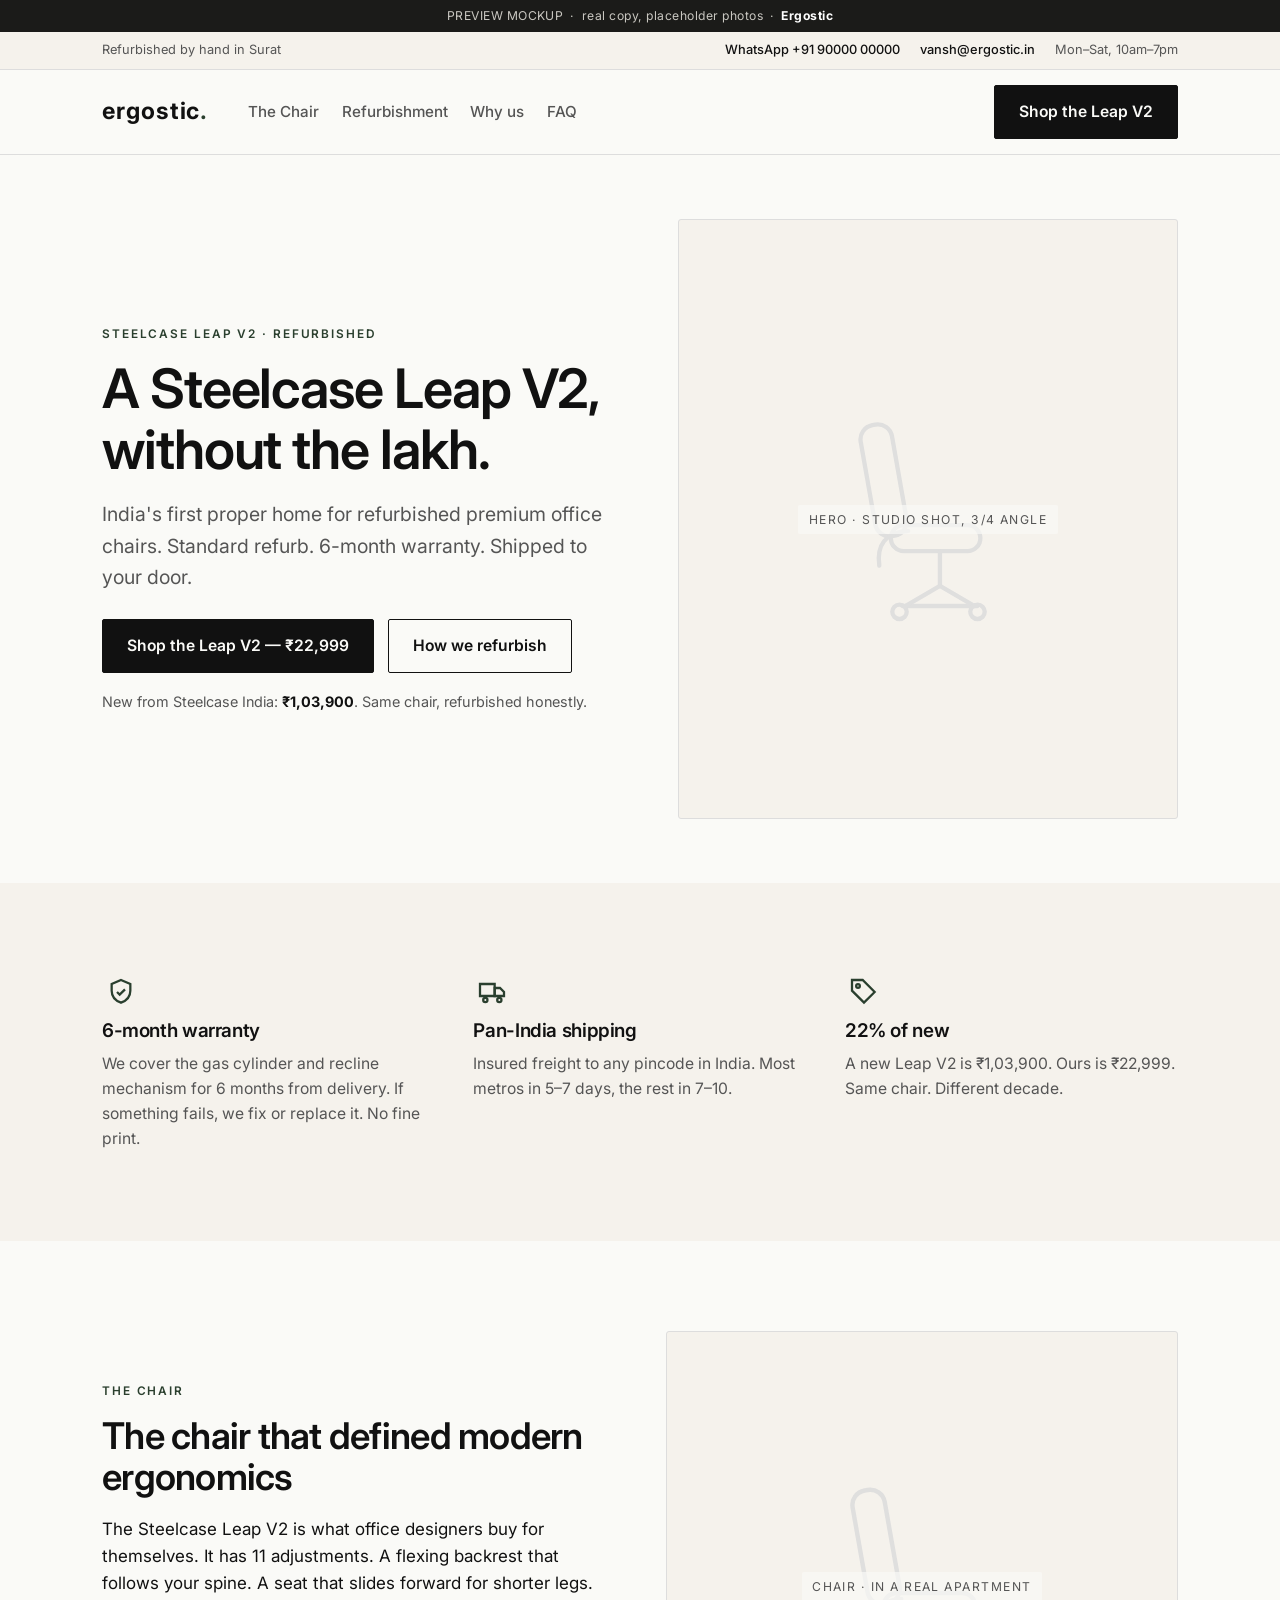
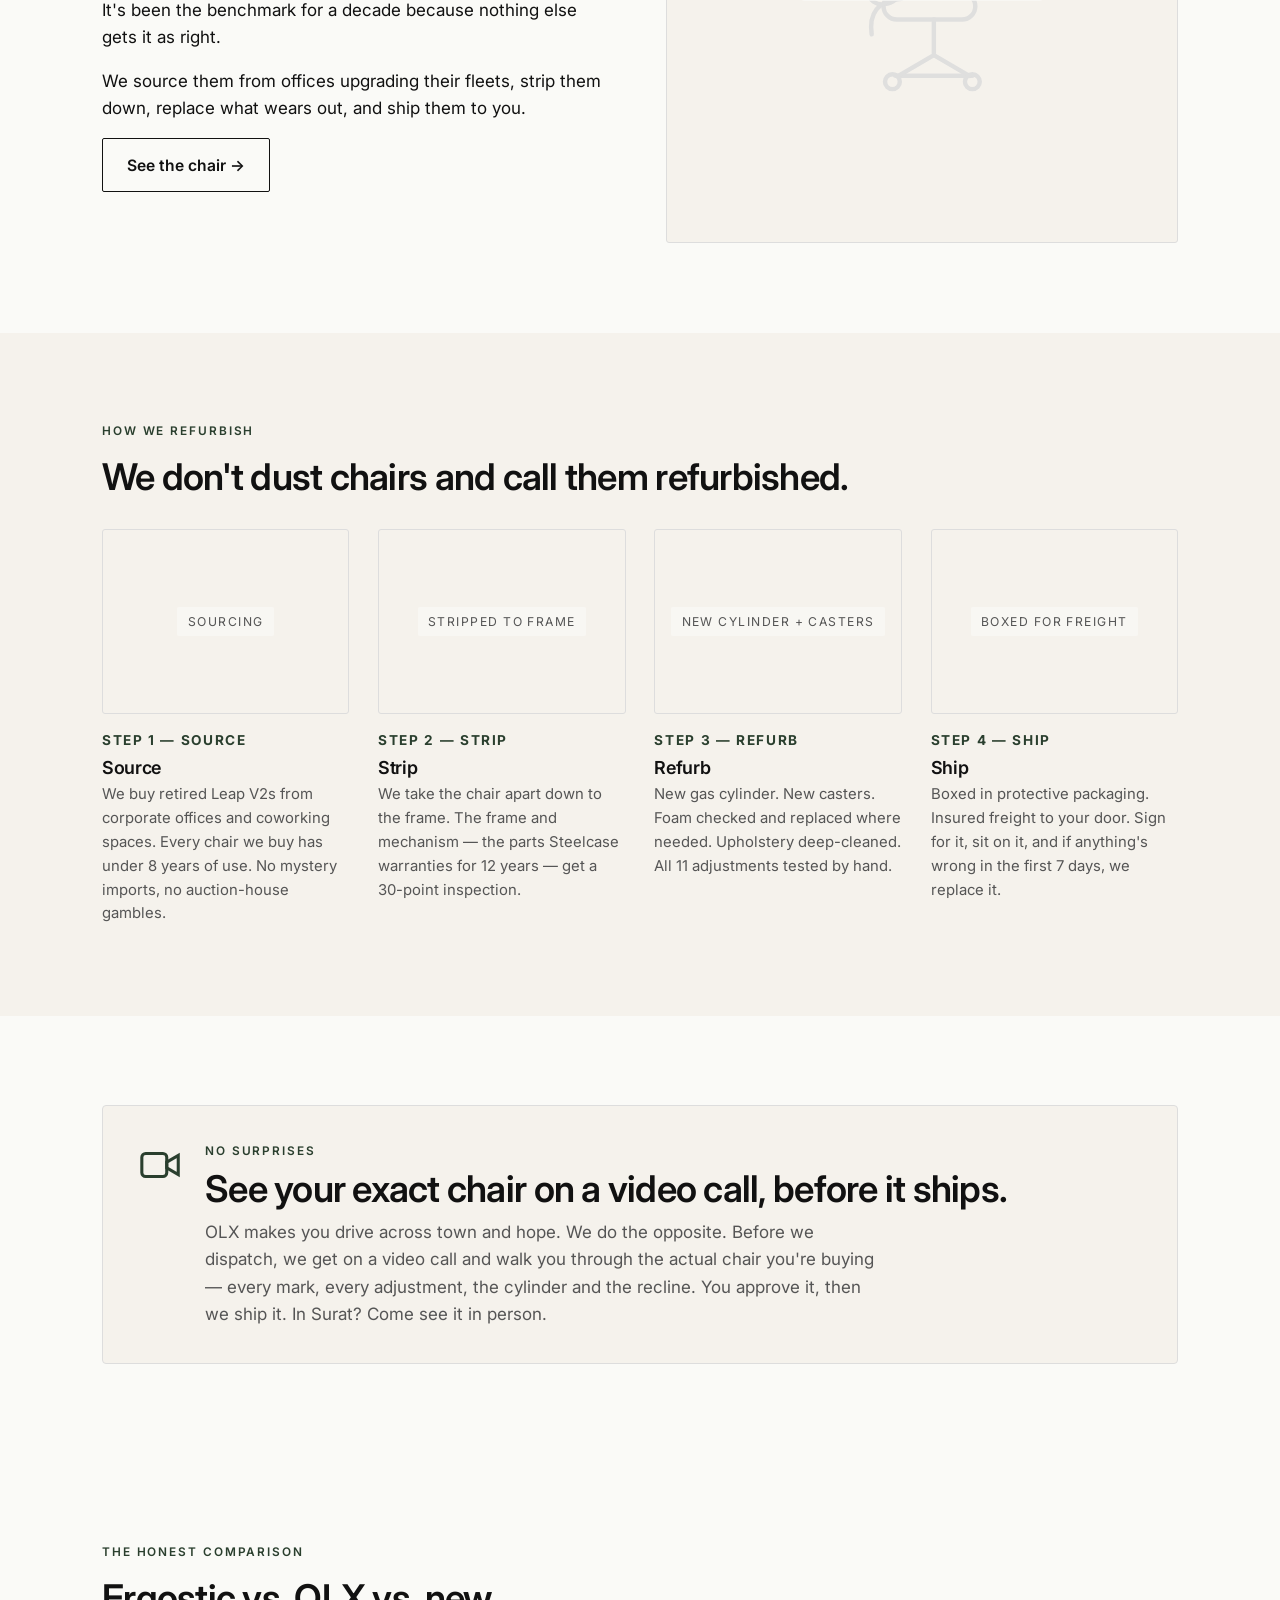
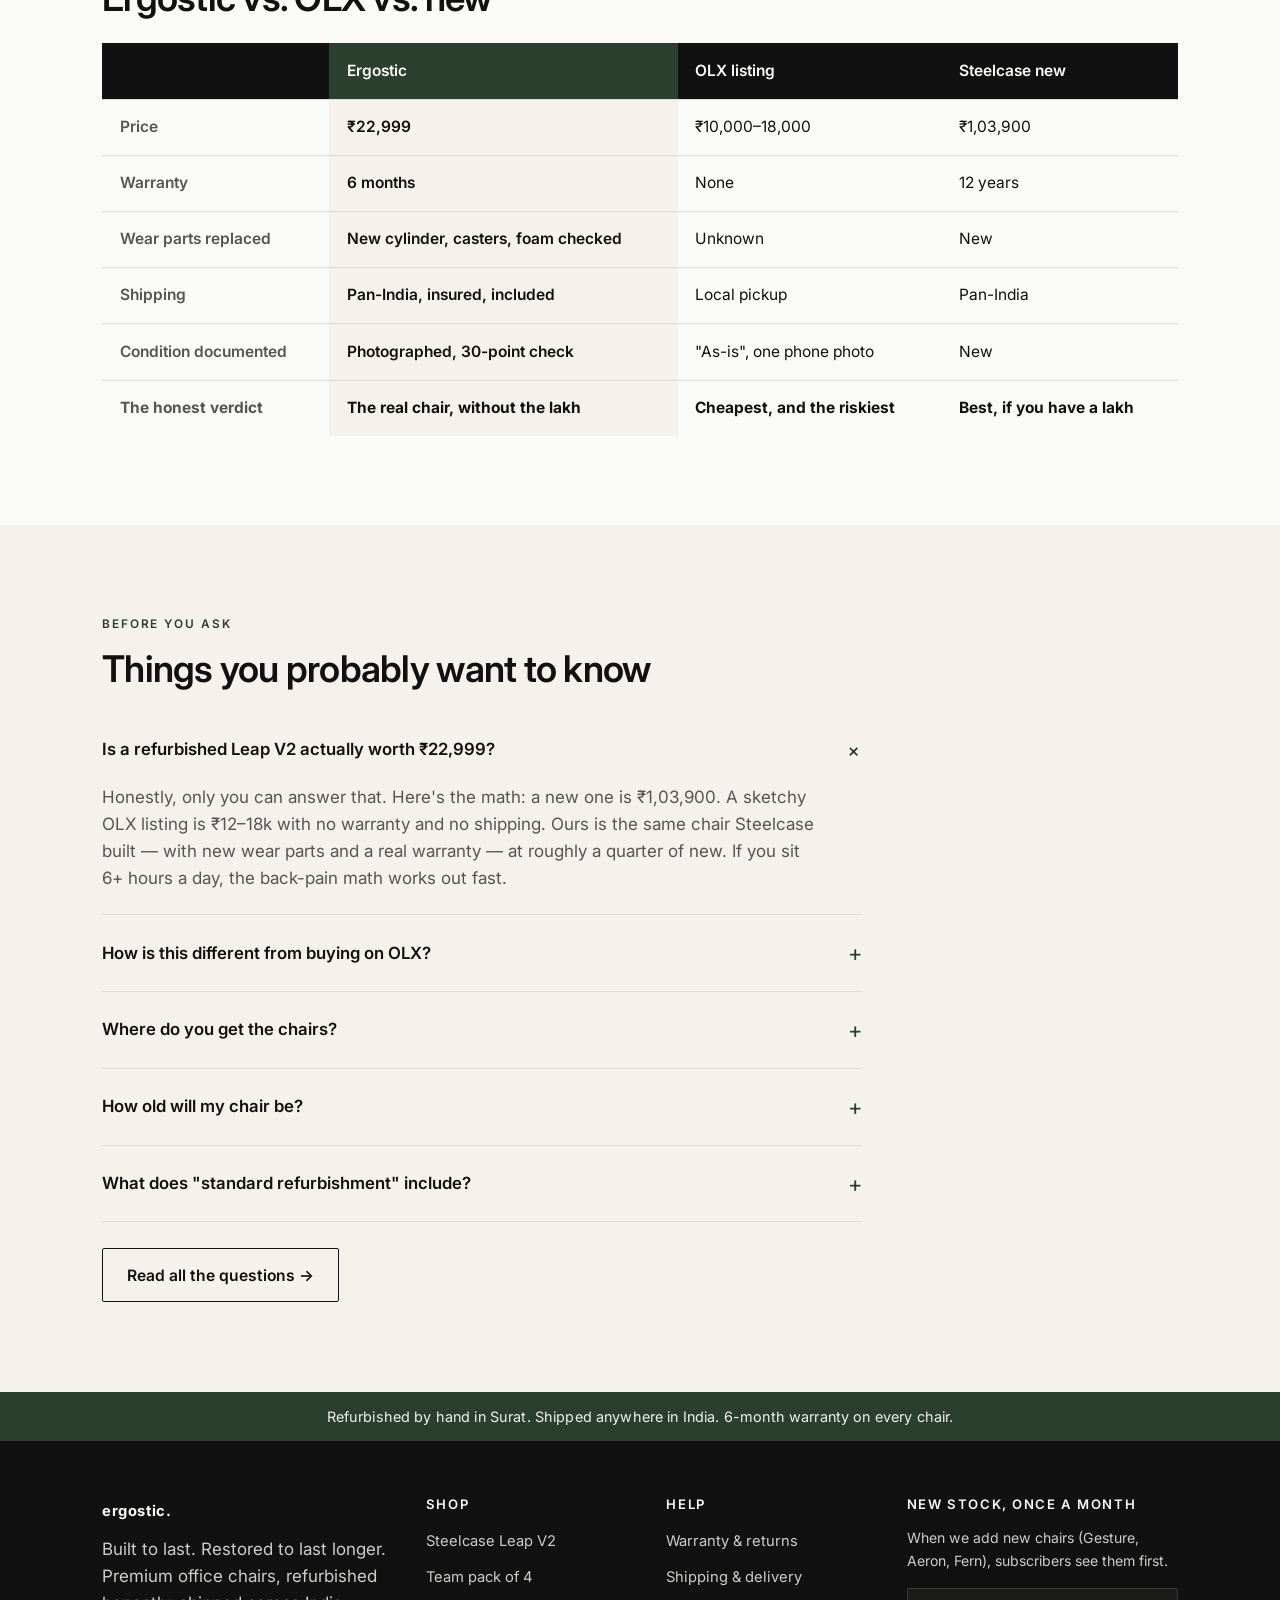
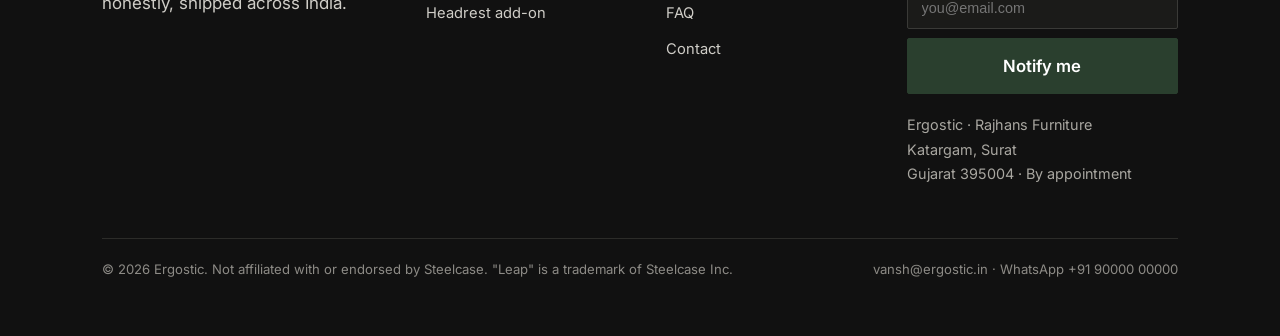
<file: index.html>
<!doctype html>
<html lang="en">
<head>
<meta charset="utf-8">
<meta name="viewport" content="width=device-width, initial-scale=1">
<meta name="robots" content="noindex, nofollow">
<title>Refurbished Steelcase Leap V2 in India — ₹22,999 | Ergostic</title>
<meta name="description" content="A properly refurbished Steelcase Leap V2 with a 6-month warranty, shipped anywhere in India. New cylinder, new casters, mechanism serviced. ₹22,999 — a fraction of new.">
<link rel="preconnect" href="https://fonts.googleapis.com">
<link rel="preconnect" href="https://fonts.gstatic.com" crossorigin>
<link href="https://fonts.googleapis.com/css2?family=Inter:wght@400;500;600;700&display=swap" rel="stylesheet">
<link rel="stylesheet" href="styles.css">
</head>
<body>

<div class="mock-flag">PREVIEW MOCKUP &nbsp;·&nbsp; real copy, placeholder photos &nbsp;·&nbsp; <strong>Ergostic</strong></div>

<!-- Utility bar -->
<div class="utilitybar">
  <div class="container">
    <span class="hide-sm">Refurbished by hand in Surat</span>
    <span class="spacer"></span>
    <a href="#">WhatsApp +91 90000 00000</a>
    <a href="#" class="hide-sm">vansh@ergostic.in</a>
    <span class="hide-sm">Mon–Sat, 10am–7pm</span>
  </div>
</div>

<!-- Header -->
<header class="siteheader">
  <div class="container">
    <a href="index.html" class="wordmark">ergostic<span class="dot">.</span></a>
    <nav class="mainnav">
      <a href="product.html">The Chair</a>
      <a href="#refurbish">Refurbishment</a>
      <a href="#compare">Why us</a>
      <a href="#faq">FAQ</a>
    </nav>
    <div class="header-cta">
      <a href="product.html" class="btn btn--primary">Shop the Leap V2</a>
    </div>
  </div>
</header>

<!-- Hero -->
<section class="hero">
  <div class="container">
    <div class="copy">
      <p class="eyebrow">Steelcase Leap V2 · Refurbished</p>
      <h1>A Steelcase Leap V2,<br>without the lakh.</h1>
      <p class="lede">India's first proper home for refurbished premium office chairs. Standard refurb. 6-month warranty. Shipped to your door.</p>
      <div class="cta-row">
        <a href="product.html" class="btn btn--primary">Shop the Leap V2 — ₹22,999</a>
        <a href="#refurbish" class="btn btn--ghost">How we refurbish</a>
      </div>
      <p class="sub-cta">New from Steelcase India: <strong>₹1,03,900</strong>. Same chair, refurbished honestly.</p>
    </div>
    <div class="art">
      <div class="ph">
        <svg class="chair-art" viewBox="0 0 200 200" fill="none" stroke="currentColor" stroke-width="3" stroke-linecap="round" stroke-linejoin="round" aria-hidden="true"><rect x="58" y="34" width="22" height="78" rx="10" transform="rotate(-10 69 73)"/><rect x="74" y="104" width="62" height="18" rx="9"/><path d="M86 108c-16 1-22 10-20 24"/><line x1="108" y1="122" x2="108" y2="146"/><line x1="82" y1="160" x2="134" y2="160"/><line x1="108" y1="146" x2="84" y2="160"/><line x1="108" y1="146" x2="132" y2="160"/><circle cx="80" cy="164" r="5"/><circle cx="134" cy="164" r="5"/></svg>
        <span class="ph-label">Hero · studio shot, 3/4 angle</span>
      </div>
    </div>
  </div>
</section>

<!-- The promise -->
<section class="section section--sand">
  <div class="container">
    <div class="promise">
      <div class="item">
        <span class="ico"><svg viewBox="0 0 24 24" width="32" height="32" fill="none" stroke="currentColor" stroke-width="1.7"><path d="M12 3l7 3v5c0 4.5-3 7.5-7 9-4-1.5-7-4.5-7-9V6l7-3z"/><path d="M9 12l2 2 4-4"/></svg></span>
        <h3>6-month warranty</h3>
        <p>We cover the gas cylinder and recline mechanism for 6 months from delivery. If something fails, we fix or replace it. No fine print.</p>
      </div>
      <div class="item">
        <span class="ico"><svg viewBox="0 0 24 24" width="32" height="32" fill="none" stroke="currentColor" stroke-width="1.7"><path d="M3 6h11v9H3z"/><path d="M14 9h4l3 3v3h-7z"/><circle cx="7" cy="18" r="1.6"/><circle cx="17.5" cy="18" r="1.6"/></svg></span>
        <h3>Pan-India shipping</h3>
        <p>Insured freight to any pincode in India. Most metros in 5–7 days, the rest in 7–10.</p>
      </div>
      <div class="item">
        <span class="ico"><svg viewBox="0 0 24 24" width="32" height="32" fill="none" stroke="currentColor" stroke-width="1.7"><path d="M20 12l-8 8-9-9V3h8z"/><circle cx="7.5" cy="7.5" r="1.4"/></svg></span>
        <h3>22% of new</h3>
        <p>A new Leap V2 is ₹1,03,900. Ours is ₹22,999. Same chair. Different decade.</p>
      </div>
    </div>
  </div>
</section>

<!-- The chair -->
<section class="section feature">
  <div class="container">
    <div class="copy">
      <p class="eyebrow">The chair</p>
      <h2>The chair that defined modern ergonomics</h2>
      <p>The Steelcase Leap V2 is what office designers buy for themselves. It has 11 adjustments. A flexing backrest that follows your spine. A seat that slides forward for shorter legs. It's been the benchmark for a decade because nothing else gets it as right.</p>
      <p>We source them from offices upgrading their fleets, strip them down, replace what wears out, and ship them to you.</p>
      <a href="product.html" class="btn btn--ghost">See the chair →</a>
    </div>
    <div class="art">
      <div class="ph ph--square">
        <svg class="chair-art" viewBox="0 0 200 200" fill="none" stroke="currentColor" stroke-width="3" stroke-linecap="round" stroke-linejoin="round" aria-hidden="true"><rect x="58" y="34" width="22" height="78" rx="10" transform="rotate(-10 69 73)"/><rect x="74" y="104" width="62" height="18" rx="9"/><path d="M86 108c-16 1-22 10-20 24"/><line x1="108" y1="122" x2="108" y2="146"/><line x1="82" y1="160" x2="134" y2="160"/><line x1="108" y1="146" x2="84" y2="160"/><line x1="108" y1="146" x2="132" y2="160"/><circle cx="80" cy="164" r="5"/><circle cx="134" cy="164" r="5"/></svg>
        <span class="ph-label">Chair · in a real apartment</span>
      </div>
    </div>
  </div>
</section>

<!-- How we refurbish -->
<section class="section section--sand" id="refurbish">
  <div class="container">
    <p class="eyebrow">How we refurbish</p>
    <h2 style="margin-bottom:2rem;">We don't dust chairs and call them refurbished.</h2>
    <div class="steps">
      <div class="step">
        <div class="ph"><span class="ph-label">Sourcing</span></div>
        <p class="num">STEP 1 — SOURCE</p>
        <h3>Source</h3>
        <p>We buy retired Leap V2s from corporate offices and coworking spaces. Every chair we buy has under 8 years of use. No mystery imports, no auction-house gambles.</p>
      </div>
      <div class="step">
        <div class="ph"><span class="ph-label">Stripped to frame</span></div>
        <p class="num">STEP 2 — STRIP</p>
        <h3>Strip</h3>
        <p>We take the chair apart down to the frame. The frame and mechanism — the parts Steelcase warranties for 12 years — get a 30-point inspection.</p>
      </div>
      <div class="step">
        <div class="ph"><span class="ph-label">New cylinder + casters</span></div>
        <p class="num">STEP 3 — REFURB</p>
        <h3>Refurb</h3>
        <p>New gas cylinder. New casters. Foam checked and replaced where needed. Upholstery deep-cleaned. All 11 adjustments tested by hand.</p>
      </div>
      <div class="step">
        <div class="ph"><span class="ph-label">Boxed for freight</span></div>
        <p class="num">STEP 4 — SHIP</p>
        <h3>Ship</h3>
        <p>Boxed in protective packaging. Insured freight to your door. Sign for it, sit on it, and if anything's wrong in the first 7 days, we replace it.</p>
      </div>
    </div>
  </div>
</section>

<!-- See it before it ships -->
<section class="section">
  <div class="container">
    <div class="vidcall">
      <span class="vidcall-icon"><svg viewBox="0 0 24 24" fill="none" stroke="currentColor" stroke-width="1.6" width="46" height="46"><rect x="2" y="6" width="13" height="12" rx="2"/><path d="M15 10.5l6-3.5v10l-6-3.5z"/></svg></span>
      <div>
        <p class="eyebrow" style="margin-bottom:.5rem;">No surprises</p>
        <h2 style="margin-bottom:.6rem;">See your exact chair on a video call, before it ships.</h2>
        <p class="muted" style="margin:0;max-width:62ch;">OLX makes you drive across town and hope. We do the opposite. Before we dispatch, we get on a video call and walk you through the actual chair you're buying — every mark, every adjustment, the cylinder and the recline. You approve it, then we ship it. In Surat? Come see it in person.</p>
      </div>
    </div>
  </div>
</section>

<!-- Comparison -->
<section class="section" id="compare">
  <div class="container">
    <p class="eyebrow">The honest comparison</p>
    <h2 style="margin-bottom:1.6rem;">Ergostic vs. OLX vs. new</h2>
    <div class="cmp-wrap">
      <table class="cmp">
        <thead>
          <tr><th></th><th class="us">Ergostic</th><th>OLX listing</th><th>Steelcase new</th></tr>
        </thead>
        <tbody>
          <tr><td>Price</td><td class="us">₹22,999</td><td>₹10,000–18,000</td><td>₹1,03,900</td></tr>
          <tr><td>Warranty</td><td class="us">6 months</td><td>None</td><td>12 years</td></tr>
          <tr><td>Wear parts replaced</td><td class="us">New cylinder, casters, foam checked</td><td>Unknown</td><td>New</td></tr>
          <tr><td>Shipping</td><td class="us">Pan-India, insured, included</td><td>Local pickup</td><td>Pan-India</td></tr>
          <tr><td>Condition documented</td><td class="us">Photographed, 30-point check</td><td>"As-is", one phone photo</td><td>New</td></tr>
          <tr><td>The honest verdict</td><td class="us">The real chair, without the lakh</td><td>Cheapest, and the riskiest</td><td>Best, if you have a lakh</td></tr>
        </tbody>
      </table>
    </div>
  </div>
</section>

<!-- FAQ preview -->
<section class="section section--sand" id="faq">
  <div class="container">
    <p class="eyebrow">Before you ask</p>
    <h2 style="margin-bottom:1.4rem;">Things you probably want to know</h2>
    <div class="faq">
      <details open>
        <summary>Is a refurbished Leap V2 actually worth ₹22,999?</summary>
        <p>Honestly, only you can answer that. Here's the math: a new one is ₹1,03,900. A sketchy OLX listing is ₹12–18k with no warranty and no shipping. Ours is the same chair Steelcase built — with new wear parts and a real warranty — at roughly a quarter of new. If you sit 6+ hours a day, the back-pain math works out fast.</p>
      </details>
      <details>
        <summary>How is this different from buying on OLX?</summary>
        <p>Three things. One, we replace the parts that actually fail before we ship — new cylinder, new casters, mechanism serviced. Two, we offer a 6-month warranty; OLX sellers don't. Three, we ship anywhere in India insured, instead of you driving across town to inspect a chair.</p>
      </details>
      <details>
        <summary>Where do you get the chairs?</summary>
        <p>From offices in India that are upgrading their furniture, and from coworking spaces winding down. We don't import containers of unknown chairs. Every chair has a verifiable workplace history.</p>
      </details>
      <details>
        <summary>How old will my chair be?</summary>
        <p>Most are between 3 and 7 years old. We don't accept chairs over 8 years old. The Leap V2 frame is warrantied by Steelcase for 12 years, so even a 7-year-old chair is structurally past its midpoint, not its end.</p>
      </details>
      <details>
        <summary>What does "standard refurbishment" include?</summary>
        <p>New gas cylinder, new casters, foam inspection and replacement where needed, recline mechanism disassembly and re-lubrication, upholstery extracted-cleaned twice, every one of the 11 adjustments tested by hand, sign-off by a second technician.</p>
      </details>
    </div>
    <div style="margin-top:1.6rem;">
      <a href="product.html" class="btn btn--ghost">Read all the questions →</a>
    </div>
  </div>
</section>

<!-- Trust strip -->
<div class="trust-strip">Refurbished by hand in Surat. Shipped anywhere in India. 6-month warranty on every chair.</div>

<!-- Footer -->
<footer class="footer">
  <div class="container">
    <div class="foot-top">
      <div>
        <a href="index.html" class="wordmark">ergostic<span class="dot" style="color:#fff;">.</span></a>
        <p style="max-width:30ch;">Built to last. Restored to last longer. Premium office chairs, refurbished honestly, shipped across India.</p>
      </div>
      <div>
        <h4>Shop</h4>
        <ul>
          <li><a href="product.html">Steelcase Leap V2</a></li>
          <li><a href="product.html">Team pack of 4</a></li>
          <li><a href="product.html">Headrest add-on</a></li>
        </ul>
      </div>
      <div>
        <h4>Help</h4>
        <ul>
          <li><a href="#">Warranty &amp; returns</a></li>
          <li><a href="#">Shipping &amp; delivery</a></li>
          <li><a href="#faq">FAQ</a></li>
          <li><a href="#">Contact</a></li>
        </ul>
      </div>
      <div class="news">
        <h4>New stock, once a month</h4>
        <p style="font-size:.88rem;">When we add new chairs (Gesture, Aeron, Fern), subscribers see them first.</p>
        <input type="email" placeholder="you@email.com" aria-label="Email">
        <button class="btn btn--moss btn--block">Notify me</button>
        <p class="addr" style="margin-top:1.2rem;">Ergostic · Rajhans Furniture<br>Katargam, Surat<br>Gujarat 395004 · By appointment</p>
      </div>
    </div>
    <div class="foot-bottom">
      <span>© 2026 Ergostic. Not affiliated with or endorsed by Steelcase. "Leap" is a trademark of Steelcase Inc.</span>
      <span>vansh@ergostic.in · WhatsApp +91 90000 00000</span>
    </div>
  </div>
</footer>

</body>
</html>
</file>
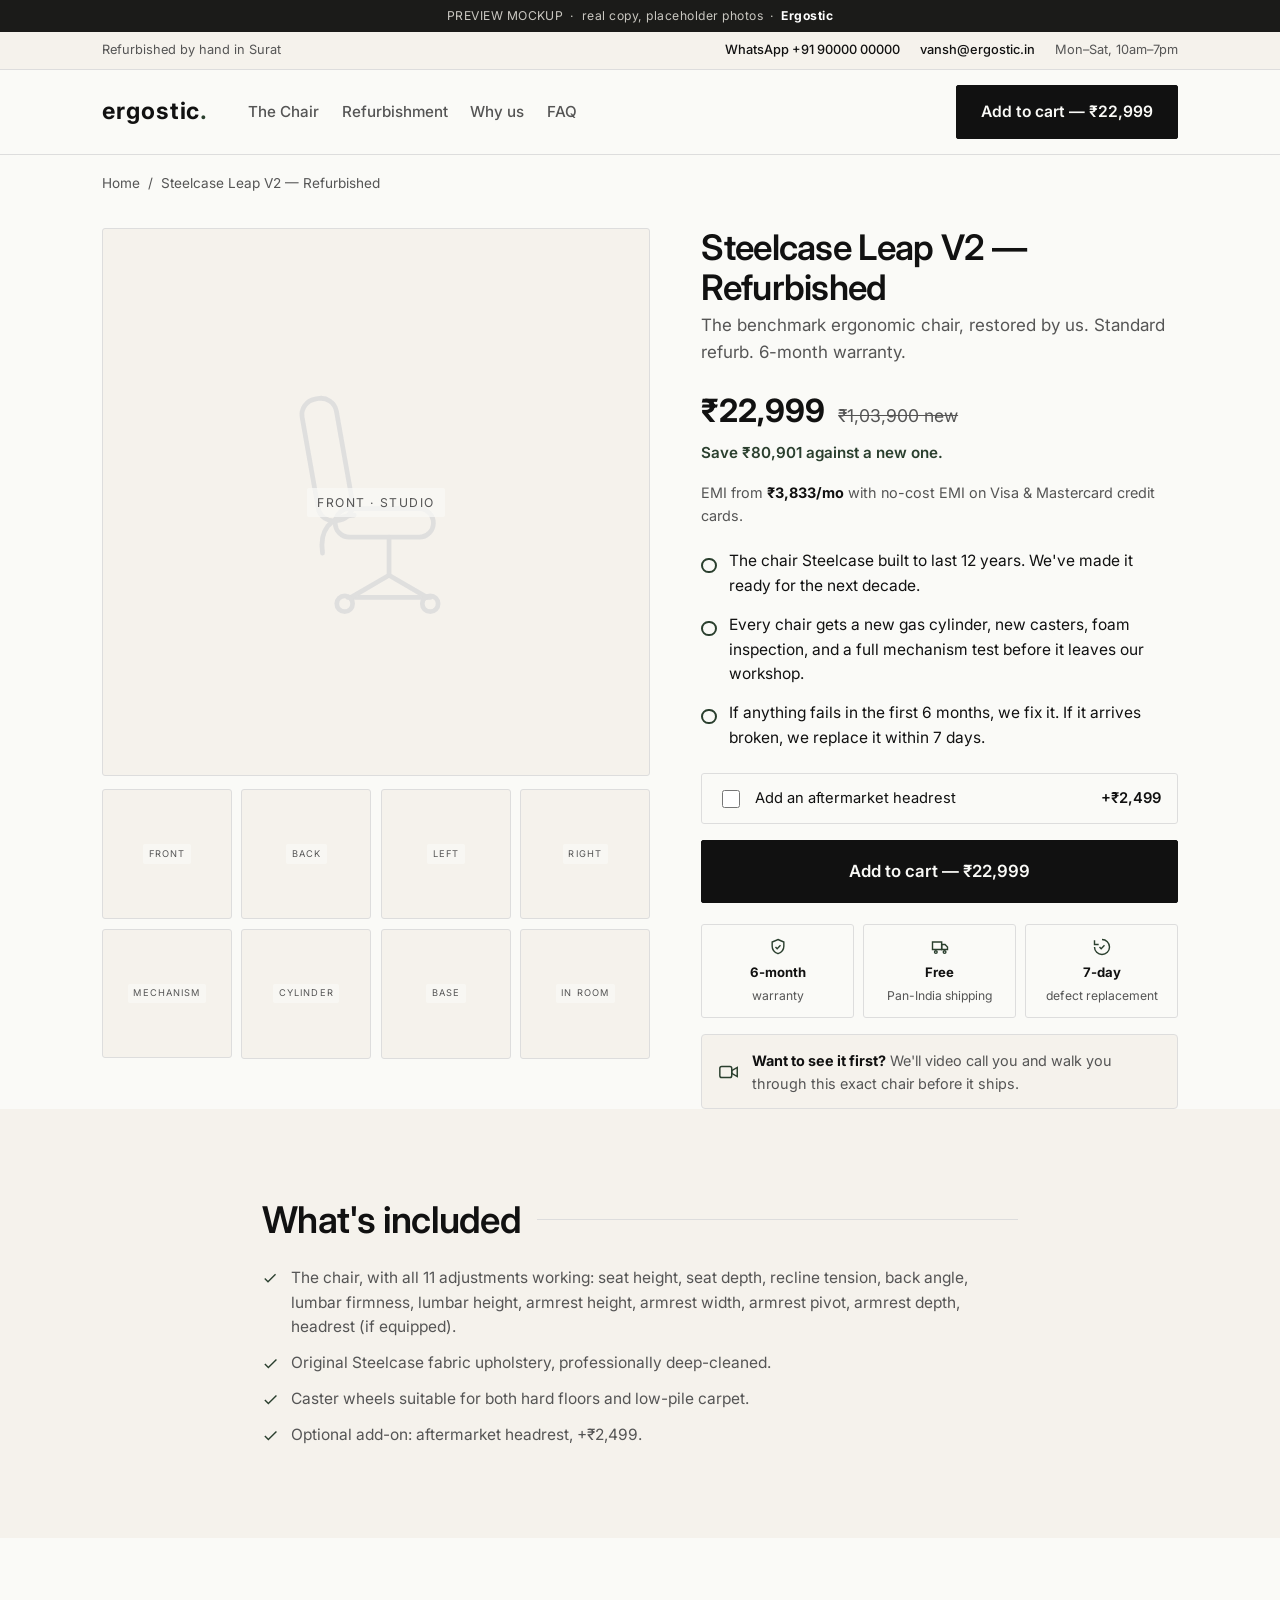
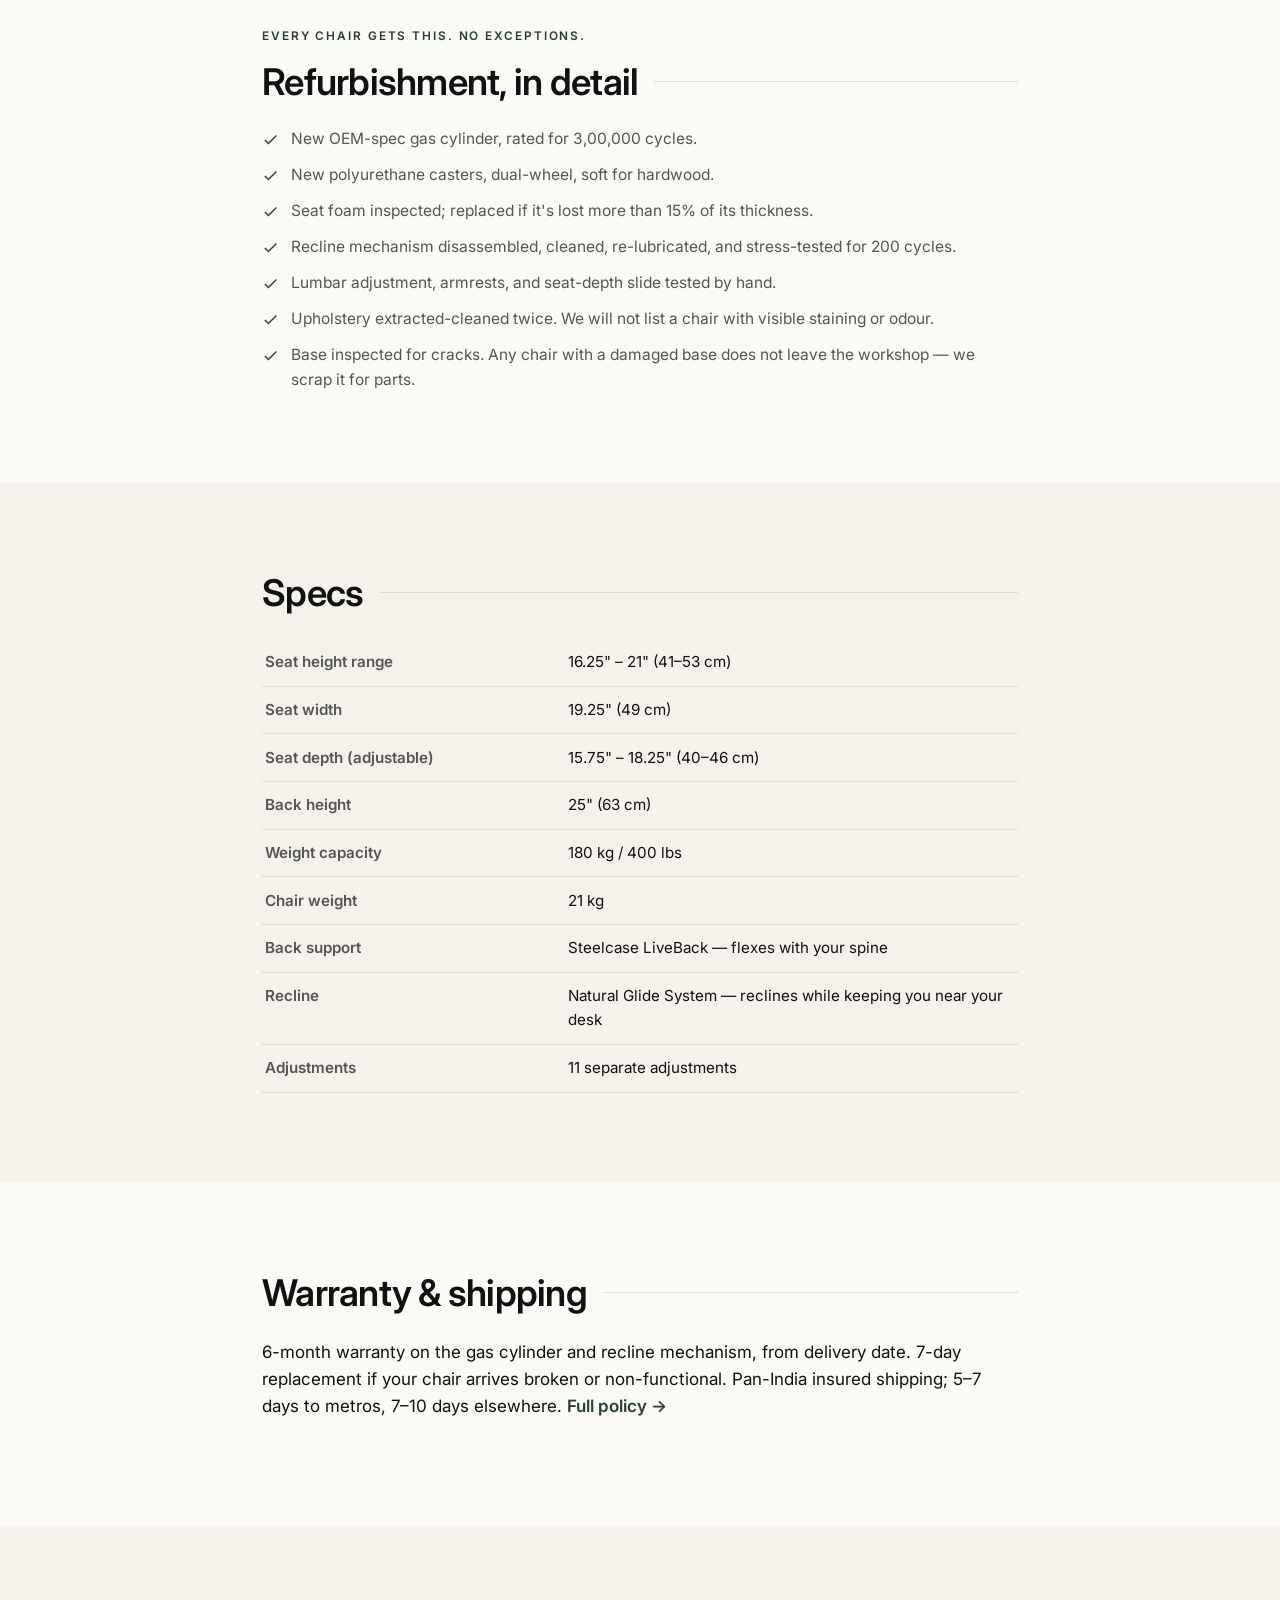
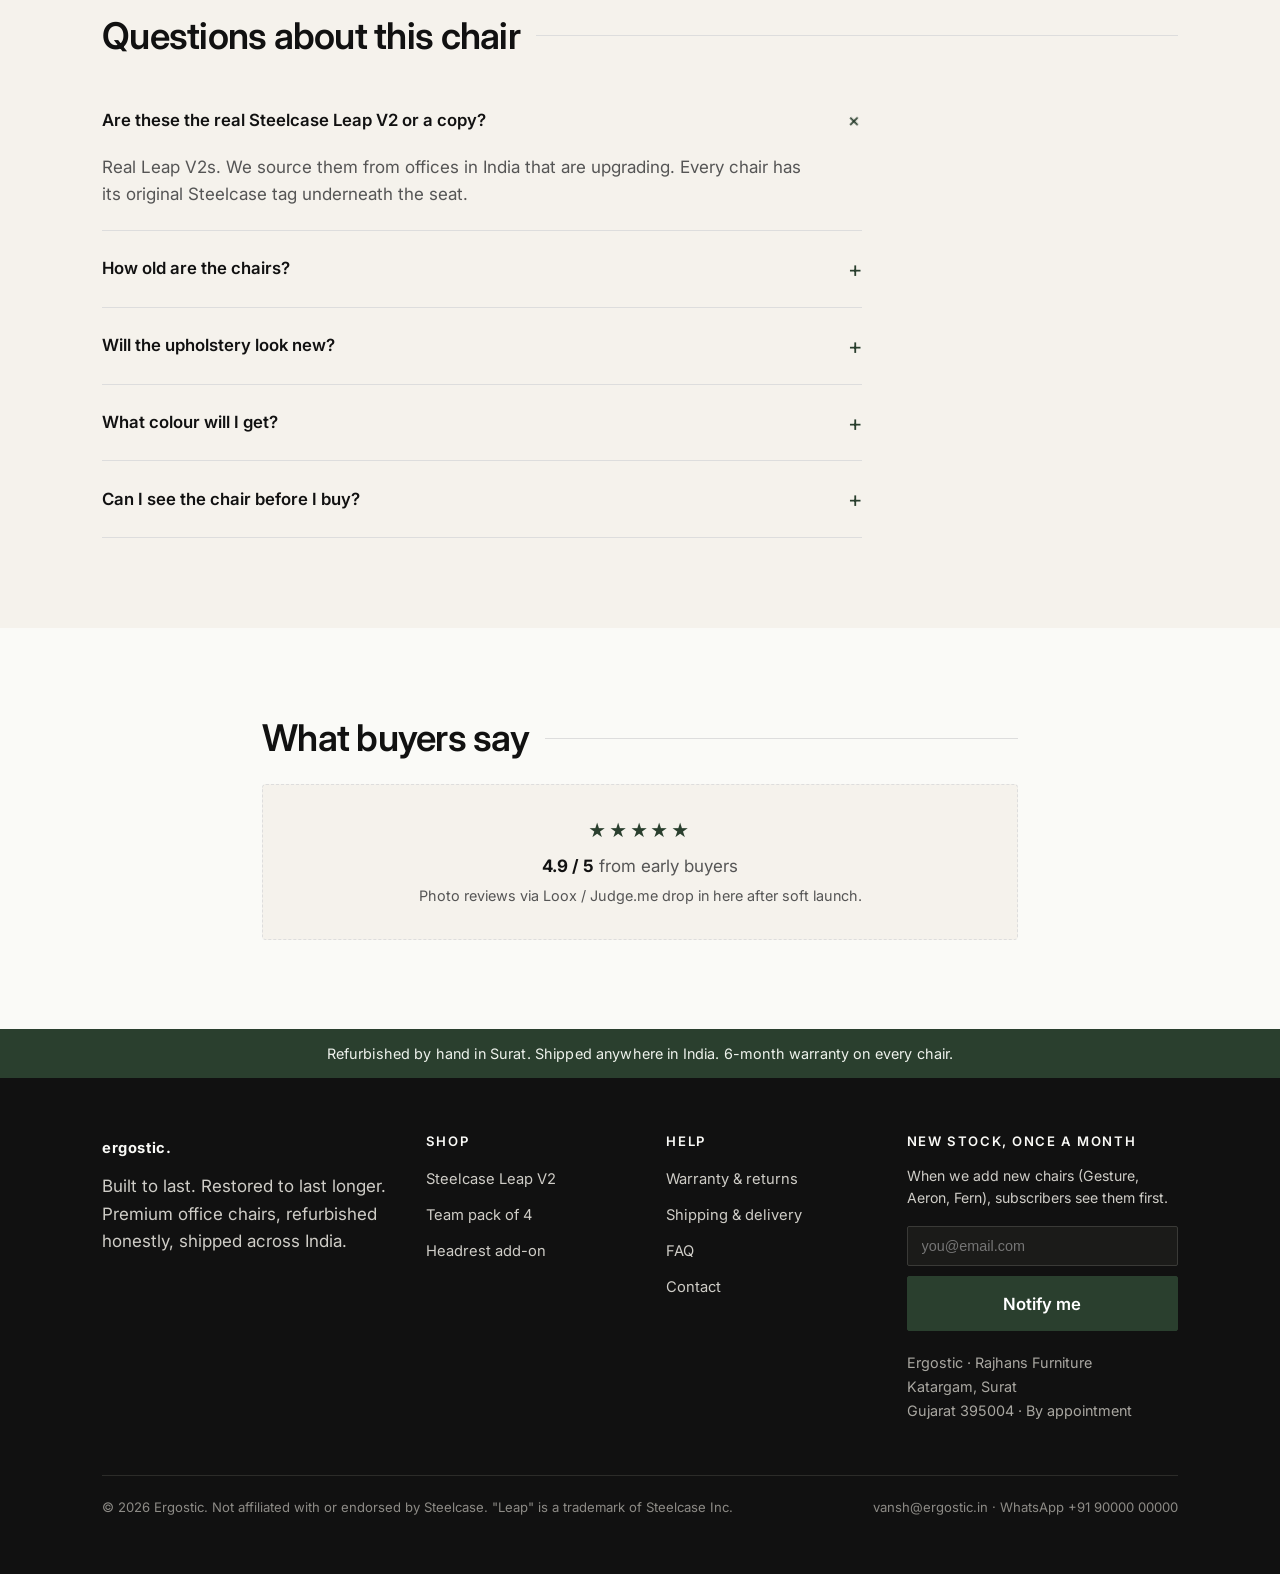
<file: product.html>
<!doctype html>
<html lang="en">
<head>
<meta charset="utf-8">
<meta name="viewport" content="width=device-width, initial-scale=1">
<meta name="robots" content="noindex, nofollow">
<title>Steelcase Leap V2 Refurbished — ₹22,999 with 6-Month Warranty | Ergostic</title>
<meta name="description" content="Buy a refurbished Steelcase Leap V2 in India for ₹22,999. New gas cylinder, new casters, 6-month warranty, free Pan-India shipping.">
<link rel="preconnect" href="https://fonts.googleapis.com">
<link rel="preconnect" href="https://fonts.gstatic.com" crossorigin>
<link href="https://fonts.googleapis.com/css2?family=Inter:wght@400;500;600;700&display=swap" rel="stylesheet">
<link rel="stylesheet" href="styles.css">
</head>
<body>

<div class="mock-flag">PREVIEW MOCKUP &nbsp;·&nbsp; real copy, placeholder photos &nbsp;·&nbsp; <strong>Ergostic</strong></div>

<!-- Utility bar -->
<div class="utilitybar">
  <div class="container">
    <span class="hide-sm">Refurbished by hand in Surat</span>
    <span class="spacer"></span>
    <a href="#">WhatsApp +91 90000 00000</a>
    <a href="#" class="hide-sm">vansh@ergostic.in</a>
    <span class="hide-sm">Mon–Sat, 10am–7pm</span>
  </div>
</div>

<!-- Header -->
<header class="siteheader">
  <div class="container">
    <a href="index.html" class="wordmark">ergostic<span class="dot">.</span></a>
    <nav class="mainnav">
      <a href="product.html">The Chair</a>
      <a href="index.html#refurbish">Refurbishment</a>
      <a href="index.html#compare">Why us</a>
      <a href="#faq">FAQ</a>
    </nav>
    <div class="header-cta">
      <a href="#" class="btn btn--primary">Add to cart — ₹22,999</a>
    </div>
  </div>
</header>

<div class="container">
  <p class="crumb"><a href="index.html">Home</a> &nbsp;/&nbsp; Steelcase Leap V2 — Refurbished</p>
</div>

<!-- PDP top: gallery + buybox -->
<section class="pdp">
  <div class="container">
    <!-- Gallery -->
    <div class="gallery">
      <div class="main">
        <div class="ph">
          <svg class="chair-art" viewBox="0 0 200 200" fill="none" stroke="currentColor" stroke-width="3" stroke-linecap="round" stroke-linejoin="round" aria-hidden="true"><rect x="58" y="34" width="22" height="78" rx="10" transform="rotate(-10 69 73)"/><rect x="74" y="104" width="62" height="18" rx="9"/><path d="M86 108c-16 1-22 10-20 24"/><line x1="108" y1="122" x2="108" y2="146"/><line x1="82" y1="160" x2="134" y2="160"/><line x1="108" y1="146" x2="84" y2="160"/><line x1="108" y1="146" x2="132" y2="160"/><circle cx="80" cy="164" r="5"/><circle cx="134" cy="164" r="5"/></svg>
          <span class="ph-label">Front · studio</span>
        </div>
      </div>
      <div class="thumbs">
        <div class="ph"><span class="ph-label">Front</span></div>
        <div class="ph"><span class="ph-label">Back</span></div>
        <div class="ph"><span class="ph-label">Left</span></div>
        <div class="ph"><span class="ph-label">Right</span></div>
        <div class="ph"><span class="ph-label">Mechanism</span></div>
        <div class="ph"><span class="ph-label">Cylinder</span></div>
        <div class="ph"><span class="ph-label">Base</span></div>
        <div class="ph"><span class="ph-label">In room</span></div>
      </div>
    </div>

    <!-- Buy box -->
    <div class="buybox">
      <h1>Steelcase Leap V2 — Refurbished</h1>
      <p class="subline">The benchmark ergonomic chair, restored by us. Standard refurb. 6-month warranty.</p>

      <div class="price-row">
        <span class="price-now">₹22,999</span>
        <span class="price-was">₹1,03,900 new</span>
      </div>
      <p class="price-save">Save ₹80,901 against a new one.</p>
      <p class="emi">EMI from <strong>₹3,833/mo</strong> with no-cost EMI on Visa &amp; Mastercard credit cards.</p>

      <ul class="pitch">
        <li>The chair Steelcase built to last 12 years. We've made it ready for the next decade.</li>
        <li>Every chair gets a new gas cylinder, new casters, foam inspection, and a full mechanism test before it leaves our workshop.</li>
        <li>If anything fails in the first 6 months, we fix it. If it arrives broken, we replace it within 7 days.</li>
      </ul>

      <label class="addon">
        <input type="checkbox">
        <span>Add an aftermarket headrest</span>
        <span class="plus">+₹2,499</span>
      </label>

      <a href="#" class="btn btn--primary btn--block">Add to cart — ₹22,999</a>

      <div class="badges">
        <div class="b">
          <svg viewBox="0 0 24 24" fill="none" stroke="currentColor" stroke-width="1.7"><path d="M12 3l7 3v5c0 4.5-3 7.5-7 9-4-1.5-7-4.5-7-9V6l7-3z"/><path d="M9 12l2 2 4-4"/></svg>
          <strong>6-month</strong>warranty
        </div>
        <div class="b">
          <svg viewBox="0 0 24 24" fill="none" stroke="currentColor" stroke-width="1.7"><path d="M3 6h11v9H3z"/><path d="M14 9h4l3 3v3h-7z"/><circle cx="7" cy="18" r="1.6"/><circle cx="17.5" cy="18" r="1.6"/></svg>
          <strong>Free</strong>Pan-India shipping
        </div>
        <div class="b">
          <svg viewBox="0 0 24 24" fill="none" stroke="currentColor" stroke-width="1.7"><path d="M3 12a9 9 0 1 0 9-9"/><path d="M3 4v5h5"/><path d="M9 12l2 2 4-4"/></svg>
          <strong>7-day</strong>defect replacement
        </div>
      </div>

      <div class="vidcall vidcall--sm">
        <svg viewBox="0 0 24 24" fill="none" stroke="currentColor" stroke-width="1.6"><rect x="2" y="6" width="13" height="12" rx="2"/><path d="M15 10.5l6-3.5v10l-6-3.5z"/></svg>
        <span><strong>Want to see it first?</strong> We'll video call you and walk you through this exact chair before it ships.</span>
      </div>
    </div>
  </div>
</section>

<!-- What's included -->
<section class="section section--sand">
  <div class="container block-narrow">
    <h2 class="subhead-rule">What's included</h2>
    <ul class="checklist">
      <li>The chair, with all 11 adjustments working: seat height, seat depth, recline tension, back angle, lumbar firmness, lumbar height, armrest height, armrest width, armrest pivot, armrest depth, headrest (if equipped).</li>
      <li>Original Steelcase fabric upholstery, professionally deep-cleaned.</li>
      <li>Caster wheels suitable for both hard floors and low-pile carpet.</li>
      <li>Optional add-on: aftermarket headrest, +₹2,499.</li>
    </ul>
  </div>
</section>

<!-- Refurbishment in detail -->
<section class="section">
  <div class="container block-narrow">
    <p class="eyebrow">Every chair gets this. No exceptions.</p>
    <h2 class="subhead-rule">Refurbishment, in detail</h2>
    <ul class="checklist">
      <li>New OEM-spec gas cylinder, rated for 3,00,000 cycles.</li>
      <li>New polyurethane casters, dual-wheel, soft for hardwood.</li>
      <li>Seat foam inspected; replaced if it's lost more than 15% of its thickness.</li>
      <li>Recline mechanism disassembled, cleaned, re-lubricated, and stress-tested for 200 cycles.</li>
      <li>Lumbar adjustment, armrests, and seat-depth slide tested by hand.</li>
      <li>Upholstery extracted-cleaned twice. We will not list a chair with visible staining or odour.</li>
      <li>Base inspected for cracks. Any chair with a damaged base does not leave the workshop — we scrap it for parts.</li>
    </ul>
  </div>
</section>

<!-- Specs -->
<section class="section section--sand">
  <div class="container block-narrow">
    <h2 class="subhead-rule">Specs</h2>
    <table class="specs">
      <tbody>
        <tr><th>Seat height range</th><td>16.25" – 21" (41–53 cm)</td></tr>
        <tr><th>Seat width</th><td>19.25" (49 cm)</td></tr>
        <tr><th>Seat depth (adjustable)</th><td>15.75" – 18.25" (40–46 cm)</td></tr>
        <tr><th>Back height</th><td>25" (63 cm)</td></tr>
        <tr><th>Weight capacity</th><td>180 kg / 400 lbs</td></tr>
        <tr><th>Chair weight</th><td>21 kg</td></tr>
        <tr><th>Back support</th><td>Steelcase LiveBack — flexes with your spine</td></tr>
        <tr><th>Recline</th><td>Natural Glide System — reclines while keeping you near your desk</td></tr>
        <tr><th>Adjustments</th><td>11 separate adjustments</td></tr>
      </tbody>
    </table>
  </div>
</section>

<!-- Warranty + shipping summary -->
<section class="section">
  <div class="container block-narrow">
    <h2 class="subhead-rule">Warranty &amp; shipping</h2>
    <p>6-month warranty on the gas cylinder and recline mechanism, from delivery date. 7-day replacement if your chair arrives broken or non-functional. Pan-India insured shipping; 5–7 days to metros, 7–10 days elsewhere. <a href="#" class="moss" style="font-weight:600;">Full policy →</a></p>
  </div>
</section>

<!-- PDP FAQ -->
<section class="section section--sand" id="faq">
  <div class="container">
    <h2 class="subhead-rule">Questions about this chair</h2>
    <div class="faq">
      <details open>
        <summary>Are these the real Steelcase Leap V2 or a copy?</summary>
        <p>Real Leap V2s. We source them from offices in India that are upgrading. Every chair has its original Steelcase tag underneath the seat.</p>
      </details>
      <details>
        <summary>How old are the chairs?</summary>
        <p>Most are between 3 and 7 years old. Steelcase warranties the frame and mechanism for 12 years, so even at 7 years, the structure is far from its end of life. We don't accept chairs over 8 years old.</p>
      </details>
      <details>
        <summary>Will the upholstery look new?</summary>
        <p>No, and we don't pretend otherwise. The fabric is professionally cleaned and will be free of stains and odour, but you'll see normal wear. If you want a near-new look, we can reupholster on request for ₹4,500 extra (3-week lead time).</p>
      </details>
      <details>
        <summary>What colour will I get?</summary>
        <p>All current stock is black on black. The product photos on this page show the actual condition tier.</p>
      </details>
      <details>
        <summary>Can I see the chair before I buy?</summary>
        <p>Yes, wherever you are. Before we ship, we'll get on a video call and walk you through the exact chair you're getting — every mark, every adjustment, the cylinder and the recline. You approve it, then we dispatch. If you're in Surat, you're welcome to visit the workshop in person. Either way, drop us a WhatsApp.</p>
      </details>
    </div>
  </div>
</section>

<!-- Reviews -->
<section class="section">
  <div class="container block-narrow">
    <h2 class="subhead-rule">What buyers say</h2>
    <div class="reviews-ph">
      <div class="stars">★★★★★</div>
      <p style="margin:.5rem 0 .2rem;"><strong style="color:var(--ink);">4.9 / 5</strong> from early buyers</p>
      <p style="margin:0;font-size:.9rem;">Photo reviews via Loox / Judge.me drop in here after soft launch.</p>
    </div>
  </div>
</section>

<!-- Trust strip -->
<div class="trust-strip">Refurbished by hand in Surat. Shipped anywhere in India. 6-month warranty on every chair.</div>

<!-- Footer -->
<footer class="footer">
  <div class="container">
    <div class="foot-top">
      <div>
        <a href="index.html" class="wordmark">ergostic<span class="dot" style="color:#fff;">.</span></a>
        <p style="max-width:30ch;">Built to last. Restored to last longer. Premium office chairs, refurbished honestly, shipped across India.</p>
      </div>
      <div>
        <h4>Shop</h4>
        <ul>
          <li><a href="product.html">Steelcase Leap V2</a></li>
          <li><a href="product.html">Team pack of 4</a></li>
          <li><a href="product.html">Headrest add-on</a></li>
        </ul>
      </div>
      <div>
        <h4>Help</h4>
        <ul>
          <li><a href="#">Warranty &amp; returns</a></li>
          <li><a href="#">Shipping &amp; delivery</a></li>
          <li><a href="index.html#faq">FAQ</a></li>
          <li><a href="#">Contact</a></li>
        </ul>
      </div>
      <div class="news">
        <h4>New stock, once a month</h4>
        <p style="font-size:.88rem;">When we add new chairs (Gesture, Aeron, Fern), subscribers see them first.</p>
        <input type="email" placeholder="you@email.com" aria-label="Email">
        <button class="btn btn--moss btn--block">Notify me</button>
        <p class="addr" style="margin-top:1.2rem;">Ergostic · Rajhans Furniture<br>Katargam, Surat<br>Gujarat 395004 · By appointment</p>
      </div>
    </div>
    <div class="foot-bottom">
      <span>© 2026 Ergostic. Not affiliated with or endorsed by Steelcase. "Leap" is a trademark of Steelcase Inc.</span>
      <span>vansh@ergostic.in · WhatsApp +91 90000 00000</span>
    </div>
  </div>
</footer>

</body>
</html>
</file>
<file: styles.css>
/* ===========================================================
   Ergostic storefront mockup — shared design system
   Palette and type from the Storefront Playbook (Part 6).
   Swap the --* values below to re-skin the whole site.
   =========================================================== */

:root {
  /* Palette */
  --ink:    #111111;  /* primary text, primary buttons        */
  --paper:  #FAFAF7;  /* page background (warm white)          */
  --sand:   #F5F2EC;  /* accent backgrounds, callouts          */
  --moss:   #2A3F2E;  /* accent ink, links, badges (sparingly) */
  --stone:  #555555;  /* muted / secondary text                */
  --rule:   #DDDDDD;  /* hairline borders, dividers            */
  --moss-2: #34503a;  /* moss hover                             */

  --maxw: 1140px;
  --gap: clamp(1rem, 2vw, 1.5rem);
  --section-y: clamp(3.5rem, 7vw, 6rem);

  --f-head: "Inter", system-ui, -apple-system, sans-serif;
  --f-body: "Inter", system-ui, -apple-system, sans-serif;
}

* { box-sizing: border-box; }

html { -webkit-text-size-adjust: 100%; scroll-behavior: smooth; }

body {
  margin: 0;
  background: var(--paper);
  color: var(--ink);
  font-family: var(--f-body);
  font-size: 17px;
  line-height: 1.6;
  -webkit-font-smoothing: antialiased;
  text-rendering: optimizeLegibility;
}

img { max-width: 100%; display: block; }

a { color: inherit; text-decoration: none; }

h1, h2, h3, h4 {
  font-family: var(--f-head);
  font-weight: 600;
  letter-spacing: -0.02em;
  line-height: 1.12;
  margin: 0 0 .5em;
}
h1 { font-size: clamp(2.1rem, 5vw, 3.4rem); }
h2 { font-size: clamp(1.6rem, 3.2vw, 2.3rem); }
h3 { font-size: clamp(1.15rem, 2vw, 1.4rem); }
p  { margin: 0 0 1rem; }

.container {
  max-width: var(--maxw);
  margin-inline: auto;
  padding-inline: clamp(1.1rem, 4vw, 2rem);
}

.muted   { color: var(--stone); }
.moss    { color: var(--moss); }
.center  { text-align: center; }
.eyebrow {
  font-size: .74rem; font-weight: 600; letter-spacing: .16em;
  text-transform: uppercase; color: var(--moss); margin: 0 0 .9rem;
}
.lede { font-size: clamp(1.05rem, 1.6vw, 1.22rem); color: var(--stone); max-width: 60ch; }
.section { padding-block: var(--section-y); }
.section--sand { background: var(--sand); }
.divider { border: 0; border-top: 1px solid var(--rule); margin: 0; }

/* ---------- Buttons ---------- */
.btn {
  display: inline-flex; align-items: center; gap: .5rem;
  font-family: var(--f-head); font-weight: 600; font-size: .98rem;
  padding: .85rem 1.5rem; border-radius: 2px;
  border: 1px solid var(--ink); cursor: pointer;
  transition: background .15s ease, color .15s ease, transform .15s ease;
}
.btn--primary { background: var(--ink); color: var(--paper); }
.btn--primary:hover { background: #000; transform: translateY(-1px); }
.btn--ghost { background: transparent; color: var(--ink); }
.btn--ghost:hover { background: var(--ink); color: var(--paper); }
.btn--block { width: 100%; justify-content: center; padding-block: 1.05rem; font-size: 1.05rem; }
.btn--moss { background: var(--moss); border-color: var(--moss); color: #fff; }
.btn--moss:hover { background: var(--moss-2); }

/* ---------- Header ---------- */
.utilitybar {
  background: var(--sand);
  border-bottom: 1px solid var(--rule);
  font-size: .8rem; color: var(--stone);
}
.utilitybar .container {
  display: flex; gap: 1.25rem; align-items: center;
  padding-block: .5rem; flex-wrap: wrap;
}
.utilitybar a { color: var(--ink); font-weight: 500; }
.utilitybar .spacer { margin-left: auto; }

.siteheader {
  position: sticky; top: 0; z-index: 50;
  background: color-mix(in srgb, var(--paper) 92%, transparent);
  backdrop-filter: saturate(120%) blur(8px);
  border-bottom: 1px solid var(--rule);
}
.siteheader .container {
  display: flex; align-items: center; gap: 1.5rem;
  padding-block: .95rem;
}
.wordmark {
  font-family: var(--f-head); font-weight: 700; font-size: 1.45rem;
  letter-spacing: .04em; color: var(--ink);
}
.wordmark .dot { color: var(--moss); }
.mainnav { display: flex; gap: 1.4rem; margin-left: 1rem; }
.mainnav a { font-size: .95rem; color: var(--stone); font-weight: 500; }
.mainnav a:hover { color: var(--ink); }
.header-cta { margin-left: auto; display: flex; align-items: center; gap: .9rem; }

/* ---------- Hero ---------- */
.hero { background: var(--paper); }
.hero .container {
  display: grid; grid-template-columns: 1.05fr 1fr;
  gap: clamp(1.5rem, 4vw, 3.5rem); align-items: center;
  padding-block: clamp(2.5rem, 5vw, 4.5rem);
}
.hero h1 { margin-bottom: .35em; }
.hero .lede { margin-bottom: 1.6rem; }
.hero .cta-row { display: flex; flex-wrap: wrap; gap: .9rem; align-items: center; }
.hero .sub-cta { font-size: .9rem; color: var(--stone); margin: 1.1rem 0 0; }
.hero .sub-cta strong { color: var(--ink); }

/* ---------- Image placeholders ---------- */
.ph {
  position: relative; background: var(--sand);
  border: 1px solid var(--rule); border-radius: 3px;
  display: grid; place-items: center; overflow: hidden;
  color: var(--stone); aspect-ratio: 4 / 3;
}
.ph .ph-label {
  position: relative; z-index: 2;
  font-size: .76rem; letter-spacing: .12em; text-transform: uppercase;
  background: color-mix(in srgb, var(--paper) 70%, transparent);
  padding: .3rem .65rem; border-radius: 2px;
}
.ph .chair-art {
  position: absolute; inset: 0; margin: auto;
  width: 58%; height: 58%; color: var(--rule); opacity: .9; z-index: 1;
}
.ph--tall   { aspect-ratio: 3 / 4; }
.ph--wide   { aspect-ratio: 16 / 9; }
.ph--square { aspect-ratio: 1 / 1; }
.hero .ph { aspect-ratio: 5 / 6; }

/* ---------- Promise strip ---------- */
.promise { display: grid; grid-template-columns: repeat(3, 1fr); gap: clamp(1rem, 3vw, 2.5rem); }
.promise .item { display: flex; flex-direction: column; gap: .6rem; }
.promise .ico {
  width: 38px; height: 38px; color: var(--moss);
  display: grid; place-items: center;
}
.promise h3 { margin: 0; font-size: 1.18rem; }
.promise p { margin: 0; color: var(--stone); font-size: .98rem; }

/* ---------- Two-col feature (the chair) ---------- */
.feature .container { display: grid; grid-template-columns: 1fr 1fr; gap: clamp(1.5rem, 4vw, 3.5rem); align-items: center; }
.feature--rev .copy { order: 2; }

/* ---------- Refurb steps ---------- */
.steps { display: grid; grid-template-columns: repeat(4, 1fr); gap: clamp(1rem, 2.5vw, 1.8rem); }
.step .ph { aspect-ratio: 4 / 3; margin-bottom: 1rem; }
.step .num {
  font-family: var(--f-head); font-weight: 700; color: var(--moss);
  font-size: .85rem; letter-spacing: .12em; margin-bottom: .35rem;
}
.step h3 { font-size: 1.12rem; margin-bottom: .35rem; }
.step p { font-size: .93rem; color: var(--stone); margin: 0; }

/* ---------- Comparison table ---------- */
.cmp-wrap { overflow-x: auto; }
table.cmp { width: 100%; border-collapse: collapse; min-width: 560px; background: var(--paper); }
table.cmp th, table.cmp td { padding: .95rem 1.1rem; text-align: left; border-bottom: 1px solid var(--rule); font-size: .97rem; }
table.cmp thead th { font-family: var(--f-head); background: var(--ink); color: var(--paper); font-weight: 600; }
table.cmp thead th.us { background: var(--moss); }
table.cmp td.us { background: var(--sand); font-weight: 600; }
table.cmp tbody tr:last-child td { font-weight: 700; border-bottom: 0; }
table.cmp td:first-child, table.cmp th:first-child { color: var(--stone); font-weight: 600; }

/* specs table (PDP) */
table.specs { width: 100%; border-collapse: collapse; }
table.specs th, table.specs td { text-align: left; padding: .7rem .2rem; border-bottom: 1px solid var(--rule); font-size: .95rem; vertical-align: top; }
table.specs th { width: 40%; font-weight: 600; color: var(--stone); font-family: var(--f-body); }

/* ---------- FAQ accordions ---------- */
.faq { max-width: 760px; }
.faq details { border-bottom: 1px solid var(--rule); padding: .25rem 0; }
.faq summary {
  cursor: pointer; list-style: none; padding: 1rem 0;
  font-family: var(--f-head); font-weight: 600; font-size: 1.05rem;
  display: flex; justify-content: space-between; gap: 1rem; align-items: center;
}
.faq summary::-webkit-details-marker { display: none; }
.faq summary::after { content: "+"; color: var(--moss); font-weight: 400; font-size: 1.4rem; transition: transform .2s; }
.faq details[open] summary::after { transform: rotate(45deg); }
.faq details p { color: var(--stone); padding: 0 0 1.1rem; margin: 0; max-width: 65ch; }

/* ---------- Breadcrumb ---------- */
.crumb { font-size: .85rem; color: var(--stone); padding-block: 1.1rem; }
.crumb a:hover { color: var(--ink); }

/* ---------- PDP layout ---------- */
.pdp .container { display: grid; grid-template-columns: 1.15fr 1fr; gap: clamp(1.5rem, 4vw, 3.5rem); align-items: start; }
.gallery .main { margin-bottom: .8rem; }
.gallery .main .ph { aspect-ratio: 1 / 1; }
.gallery .thumbs { display: grid; grid-template-columns: repeat(4, 1fr); gap: .6rem; }
.gallery .thumbs .ph { aspect-ratio: 1 / 1; cursor: pointer; }
.gallery .thumbs .ph .ph-label { font-size: .58rem; padding: .15rem .35rem; }

.buybox { position: sticky; top: 92px; }
.buybox h1 { font-size: clamp(1.7rem, 3vw, 2.2rem); margin-bottom: .3rem; }
.buybox .subline { color: var(--stone); margin-bottom: 1.2rem; }
.price-row { display: flex; align-items: baseline; gap: .8rem; flex-wrap: wrap; margin-bottom: .25rem; }
.price-now { font-family: var(--f-head); font-weight: 700; font-size: 2rem; }
.price-was { color: var(--stone); text-decoration: line-through; font-size: 1.1rem; }
.price-save { color: var(--moss); font-weight: 600; font-size: .95rem; }
.emi { font-size: .9rem; color: var(--stone); margin-bottom: 1.3rem; }
.emi strong { color: var(--ink); }

.pitch { list-style: none; padding: 0; margin: 1.4rem 0; display: grid; gap: .85rem; }
.pitch li { position: relative; padding-left: 1.7rem; font-size: .97rem; }
.pitch li::before { content: ""; position: absolute; left: 0; top: .55em; width: .7rem; height: .7rem; border: 2px solid var(--moss); border-radius: 50%; }

.addon {
  display: flex; align-items: center; gap: .7rem;
  border: 1px solid var(--rule); border-radius: 3px; padding: .8rem 1rem;
  margin-bottom: 1rem; font-size: .92rem; background: var(--paper);
}
.addon input { width: 18px; height: 18px; accent-color: var(--moss); }
.addon .plus { margin-left: auto; font-weight: 600; }

.badges { display: grid; grid-template-columns: repeat(3, 1fr); gap: .6rem; margin-top: 1.3rem; }
.badges .b { text-align: center; border: 1px solid var(--rule); border-radius: 3px; padding: .75rem .4rem; font-size: .76rem; color: var(--stone); }
.badges .b strong { display: block; color: var(--ink); font-size: .82rem; margin-bottom: .15rem; }
.badges .b svg { color: var(--moss); width: 20px; height: 20px; margin: 0 auto .35rem; display: block; }

.checklist { list-style: none; padding: 0; margin: 0; display: grid; gap: .7rem; }
.checklist li { position: relative; padding-left: 1.8rem; color: var(--stone); font-size: .97rem; }
.checklist li::before {
  content: ""; position: absolute; left: 0; top: .25em; width: 1.05rem; height: 1.05rem;
  background: var(--moss);
  -webkit-mask: url("data:image/svg+xml,%3Csvg xmlns='http://www.w3.org/2000/svg' viewBox='0 0 24 24'%3E%3Cpath fill='black' d='M9 16.17 4.83 12l-1.42 1.41L9 19 21 7l-1.41-1.41z'/%3E%3C/svg%3E") center / contain no-repeat;
          mask: url("data:image/svg+xml,%3Csvg xmlns='http://www.w3.org/2000/svg' viewBox='0 0 24 24'%3E%3Cpath fill='black' d='M9 16.17 4.83 12l-1.42 1.41L9 19 21 7l-1.41-1.41z'/%3E%3C/svg%3E") center / contain no-repeat;
}

.block-narrow { max-width: 820px; }
.subhead-rule { display: flex; align-items: center; gap: 1rem; margin-bottom: 1.6rem; }
.subhead-rule::after { content: ""; flex: 1; height: 1px; background: var(--rule); }

.reviews-ph { border: 1px dashed var(--rule); border-radius: 4px; padding: 2rem; text-align: center; color: var(--stone); background: var(--sand); }
.stars { color: var(--moss); letter-spacing: .15em; font-size: 1.1rem; }

/* ---------- Video-call trust callout ---------- */
.vidcall { display: flex; gap: 1.3rem; align-items: flex-start; background: var(--sand); border: 1px solid var(--rule); border-radius: 4px; padding: clamp(1.4rem, 3vw, 2.2rem); }
.vidcall-icon { flex: 0 0 auto; width: 46px; height: 46px; color: var(--moss); }
.vidcall--sm { padding: .85rem 1rem; gap: .7rem; font-size: .9rem; margin-top: 1rem; align-items: center; color: var(--stone); }
.vidcall--sm strong { color: var(--ink); }
.vidcall--sm svg { width: 22px; height: 22px; flex: 0 0 auto; color: var(--moss); }
@media (max-width: 560px) { .vidcall { gap: .9rem; } }

/* ---------- Footer ---------- */
.footer { background: var(--ink); color: #cfcdc7; }
.footer .container { padding-block: clamp(2.5rem, 5vw, 3.5rem); }
.foot-top { display: grid; grid-template-columns: 1.4fr 1fr 1fr 1.3fr; gap: 2rem; }
.footer .wordmark { color: var(--paper); display: inline-block; margin-bottom: .8rem; }
.footer h4 { color: var(--paper); font-size: .82rem; letter-spacing: .12em; text-transform: uppercase; margin-bottom: 1rem; font-weight: 600; }
.footer a { color: #cfcdc7; font-size: .92rem; }
.footer a:hover { color: var(--paper); }
.footer ul { list-style: none; padding: 0; margin: 0; display: grid; gap: .55rem; }
.footer .addr { font-size: .9rem; line-height: 1.7; color: #a9a7a1; }
.news input {
  width: 100%; padding: .7rem .85rem; border: 1px solid #3a3a37; background: #1b1b19;
  color: var(--paper); border-radius: 2px; margin-bottom: .6rem; font-size: .9rem;
}
.foot-bottom { border-top: 1px solid #2c2c29; margin-top: 2.2rem; padding-top: 1.3rem; display: flex; justify-content: space-between; flex-wrap: wrap; gap: .6rem; font-size: .82rem; color: #8d8b86; }
.trust-strip { background: var(--moss); color: #eef2ec; text-align: center; font-size: .9rem; padding: .8rem 1rem; letter-spacing: .01em; }

/* ---------- Mockup banner ---------- */
.mock-flag {
  background: #1b1b19; color: #c9c7c1; font-size: .76rem; text-align: center;
  padding: .4rem 1rem; letter-spacing: .04em;
}
.mock-flag strong { color: #fff; }

/* ---------- Responsive ---------- */
@media (max-width: 900px) {
  .hero .container,
  .feature .container,
  .pdp .container { grid-template-columns: 1fr; }
  .feature--rev .copy { order: 0; }
  .promise { grid-template-columns: 1fr; gap: 1.6rem; }
  .steps { grid-template-columns: 1fr 1fr; }
  .foot-top { grid-template-columns: 1fr 1fr; }
  .buybox { position: static; }
  .mainnav { display: none; }
}
@media (max-width: 560px) {
  body { font-size: 16px; }
  .steps { grid-template-columns: 1fr; }
  .badges { grid-template-columns: 1fr; }
  .foot-top { grid-template-columns: 1fr; }
  .gallery .thumbs { grid-template-columns: repeat(4, 1fr); }
  .header-cta .btn { padding: .7rem 1rem; font-size: .85rem; }
  .utilitybar .hide-sm { display: none; }
}
</file>
